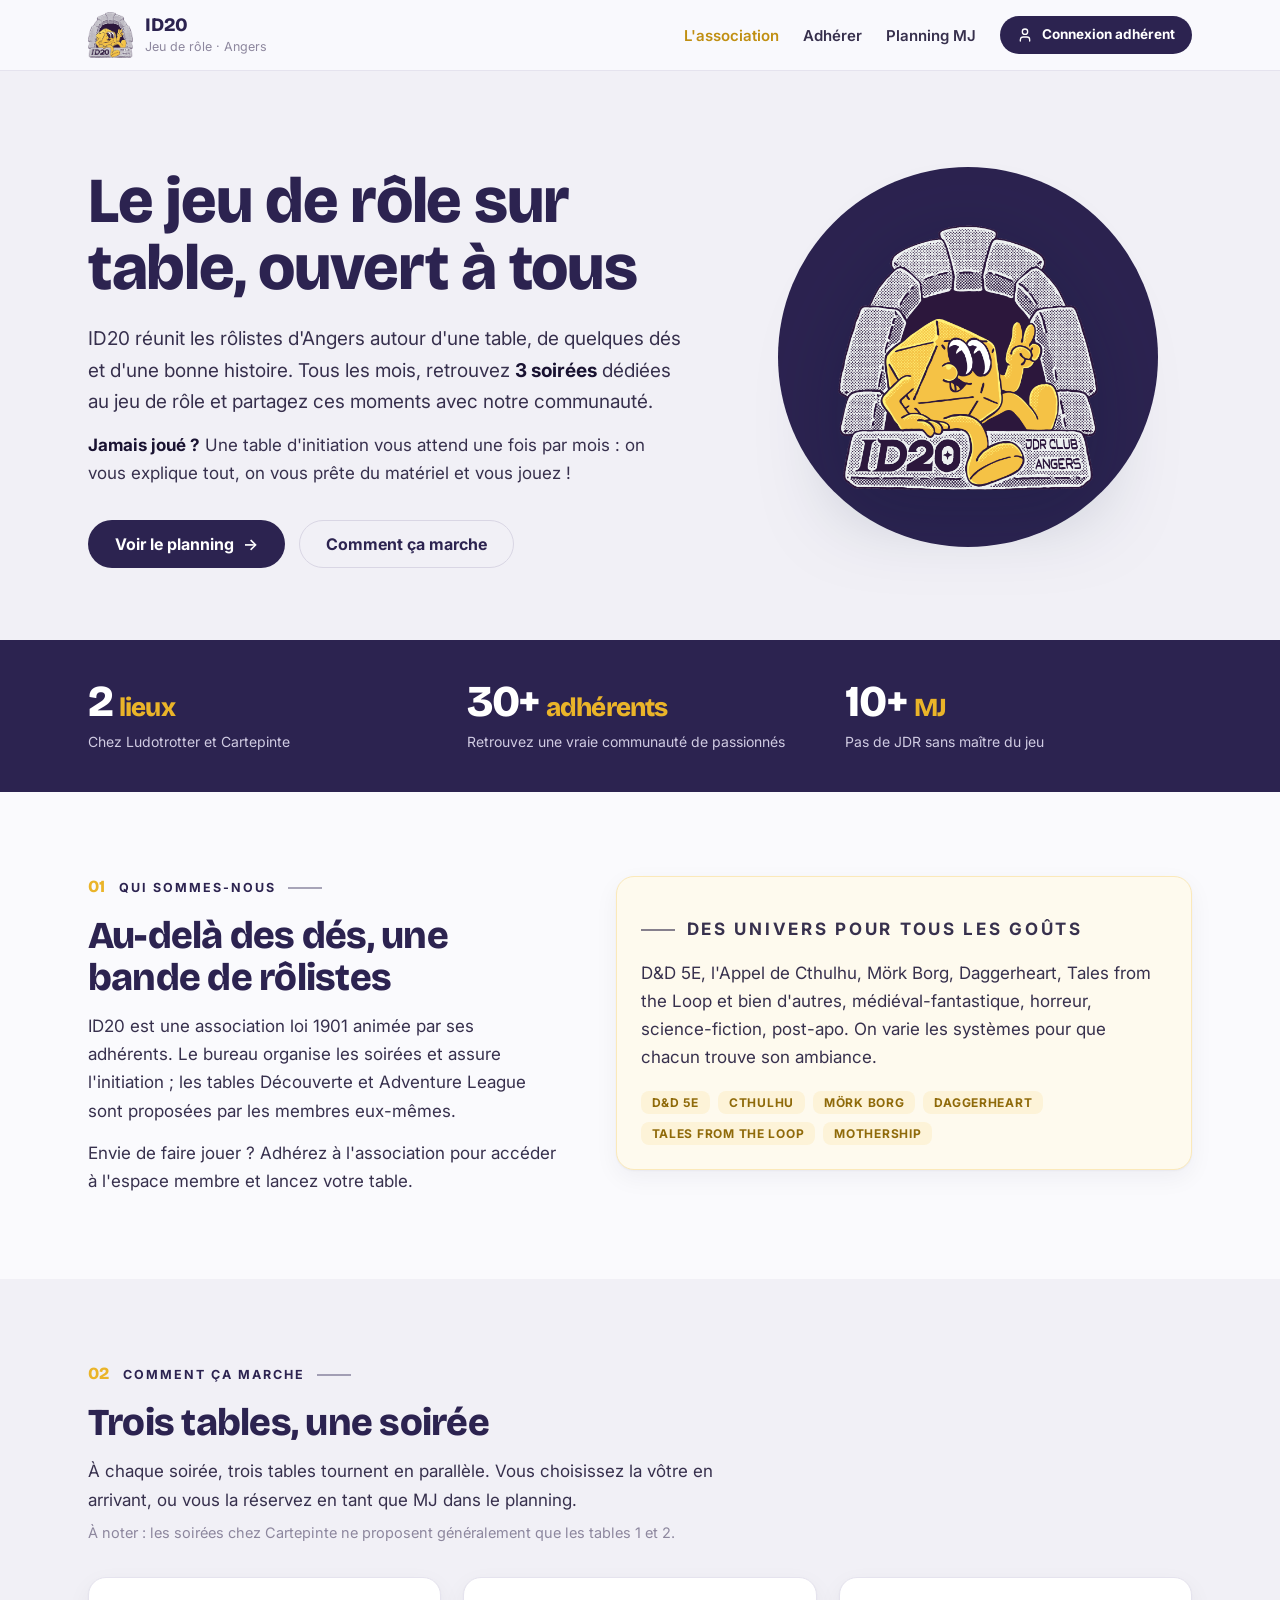
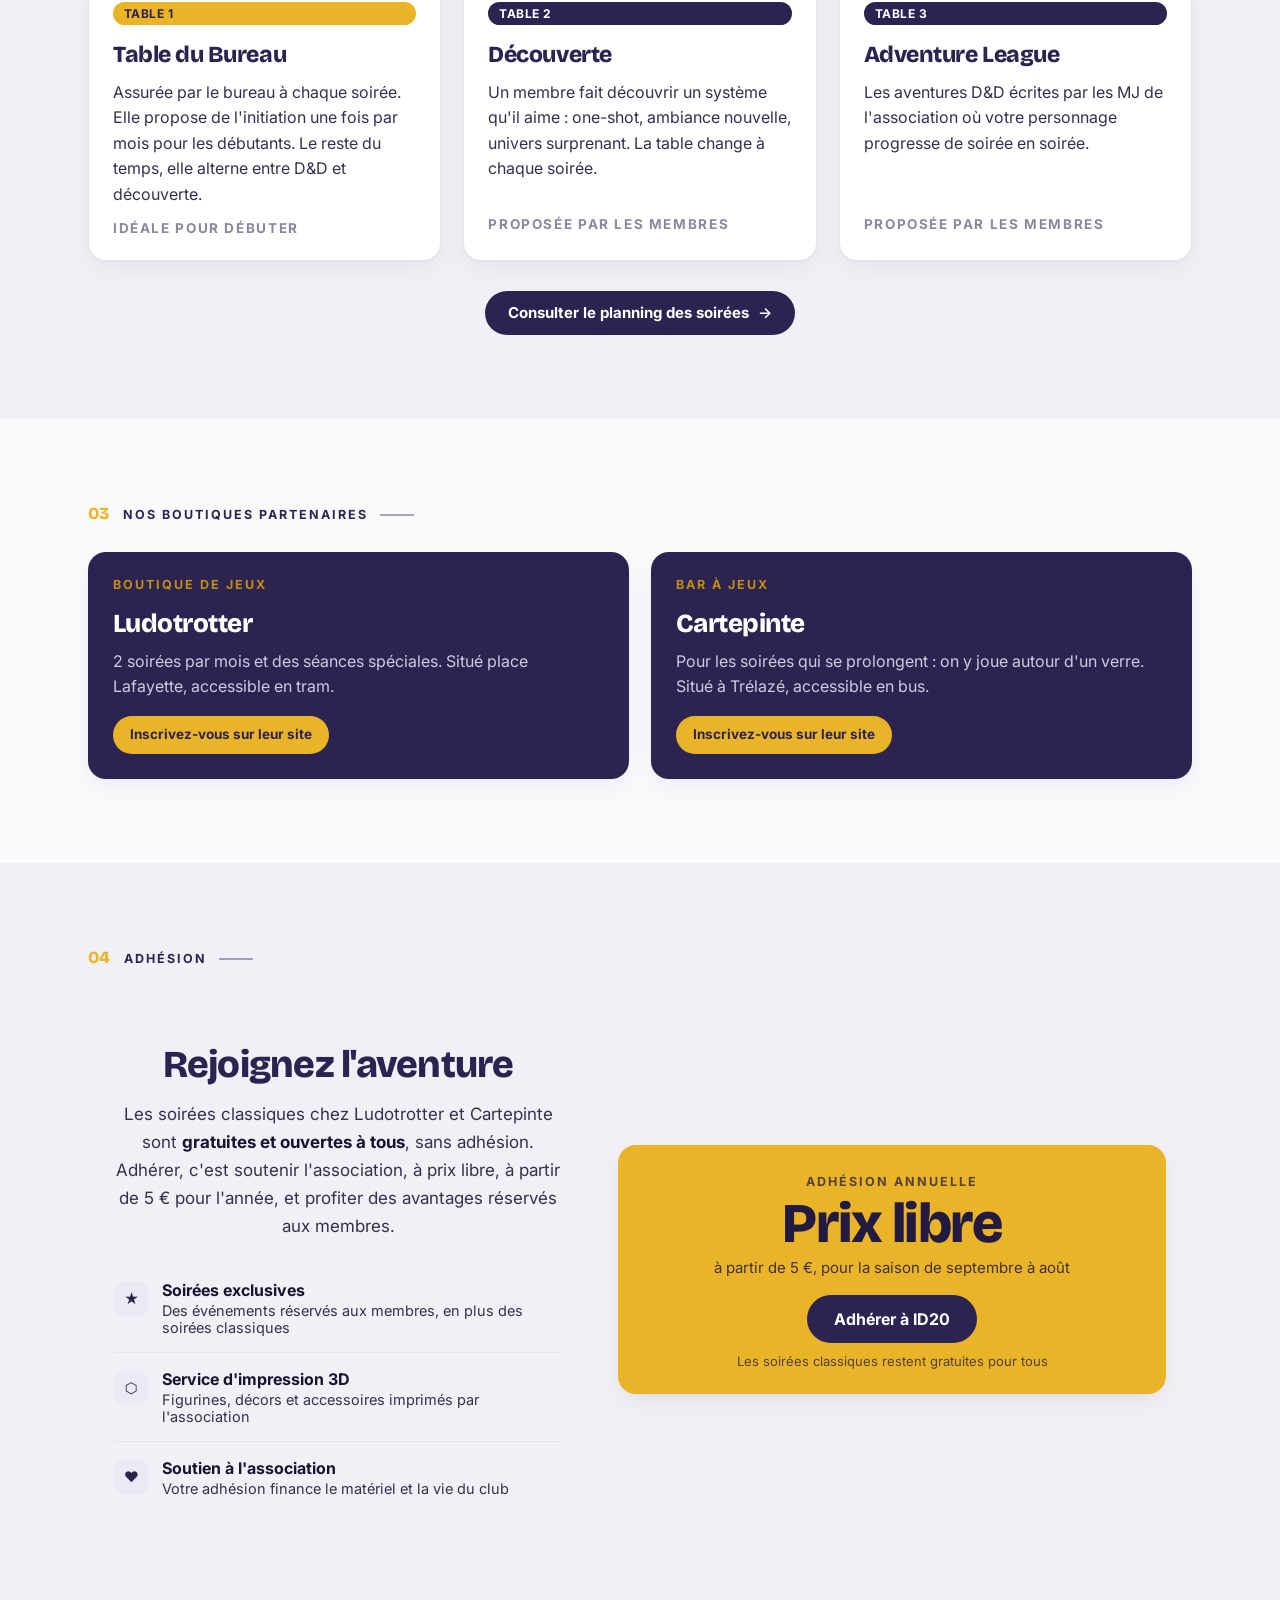
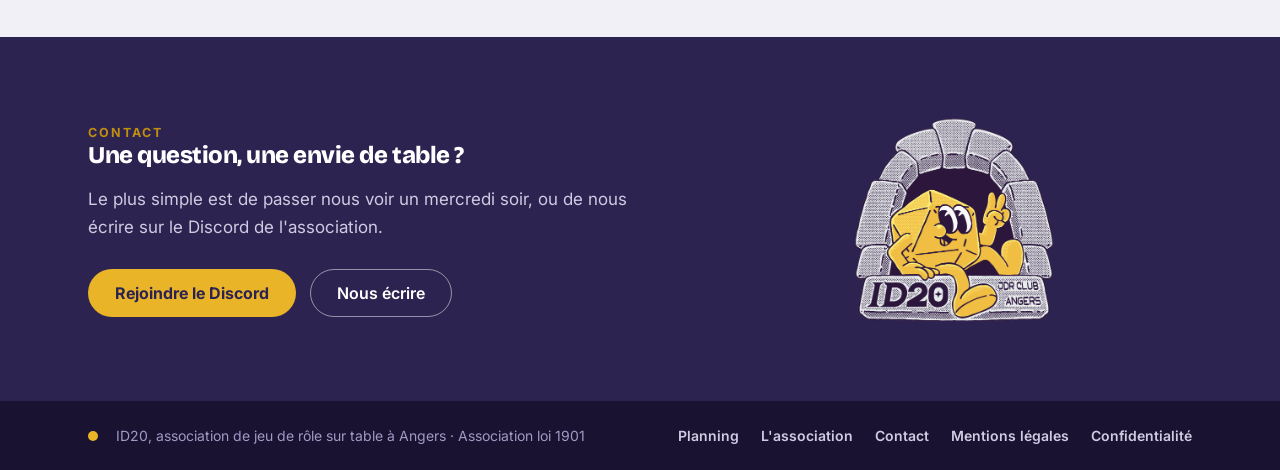
<file: index.html>
<!DOCTYPE html>
<html lang="fr">
<head>
<meta charset="utf-8">
<meta name="viewport" content="width=device-width, initial-scale=1">
<title>ID20 · Jeu de rôle (JDR) à Angers</title>
<link rel="icon" href="/favicon.ico" sizes="any">
<link rel="icon" type="image/svg+xml" href="assets/favicon.svg">
<link rel="icon" type="image/png" sizes="32x32" href="assets/favicon-32.png">
<link rel="apple-touch-icon" href="/apple-touch-icon.png">
<meta name="description" content="ID20, association de jeu de rôle (JDR) sur table à Angers : 3 soirées par mois chez Ludotrotter et Cartepinte, table d'initiation ouverte aux débutants.">
<link rel="canonical" href="https://id20.fr/">
<meta name="robots" content="index, follow">
<meta name="theme-color" content="#2c2350">
<!-- Partage réseaux sociaux (Open Graph) -->
<meta property="og:type" content="website">
<meta property="og:site_name" content="ID20">
<meta property="og:title" content="ID20, jeu de rôle (JDR) à Angers">
<meta property="og:description" content="Association de jeu de rôle sur table à Angers : soirées chaque mois, table d'initiation ouverte à tous.">
<meta property="og:url" content="https://id20.fr/">
<meta property="og:image" content="https://id20.fr/assets/logo-id20.png">
<meta property="og:locale" content="fr_FR">
<meta name="twitter:card" content="summary">
<link rel="preconnect" href="https://fonts.googleapis.com">
<link rel="preconnect" href="https://fonts.gstatic.com" crossorigin>
<link href="https://fonts.googleapis.com/css2?family=Bricolage+Grotesque:opsz,wght@12..96,400;12..96,600;12..96,700;12..96,800&family=Inter:wght@400;500;600;700&family=DM+Mono:wght@500&display=swap" rel="stylesheet">
<link rel="stylesheet" href="assets/styles.css">
<!-- Données structurées : aide Google à identifier l'association et sa zone (Angers) -->
<script type="application/ld+json">
{
  "@context": "https://schema.org",
  "@type": "Organization",
  "name": "ID20",
  "alternateName": "ID20 — club de jeu de rôle d'Angers",
  "description": "Association de jeu de rôle sur table (JDR) à Angers : soirées mensuelles, initiation, découverte et Adventure League.",
  "url": "https://id20.fr/",
  "logo": "https://id20.fr/assets/logo-id20.png",
  "areaServed": { "@type": "City", "name": "Angers" },
  "location": [
    { "@type": "Place", "name": "Ludotrotter", "address": { "@type": "PostalAddress", "addressLocality": "Angers", "addressCountry": "FR" } },
    { "@type": "Place", "name": "Cartepinte", "address": { "@type": "PostalAddress", "addressLocality": "Trélazé", "addressCountry": "FR" } }
  ]
}
</script>
</head>
<body>

<header id="site-header"></header>

<!-- ============ HERO ============ -->
<section class="hero" id="accueil">
  <div class="wrap">
    <div>
      <h1>Le jeu de rôle sur table, ouvert à tous</h1>
      <p class="lead">ID20 réunit les rôlistes d'Angers autour d'une table, de quelques dés et d'une bonne histoire. Tous les mois, retrouvez <b>3 soirées</b> dédiées au jeu de rôle et partagez ces moments avec notre communauté.</p>
      <p class="lead sm"><b>Jamais joué&nbsp;?</b> Une table d'initiation vous attend une fois par mois : on vous explique tout, on vous prête du matériel et vous jouez&nbsp;!</p>
      <div class="hero-actions">
        <a class="btn lg arrow" href="/planning" data-umami-event="cta-voir-planning">Voir le planning</a>
        <a class="btn lg outline" href="#soirees" data-umami-event="cta-comment-ca-marche">Comment ça marche</a>
      </div>
    </div>
    <div class="hero-visual">
      <div class="disc"></div>
      <img src="assets/logo-id20.png" alt="Mascotte ID20" style="position:relative;width:260px;height:auto;filter:drop-shadow(0 18px 40px rgba(4,22,52,.25))">
    </div>
  </div>
</section>

<!-- ============ STATS ============ -->
<section class="stats">
  <div class="wrap">
    <div class="stat"><div class="v">2<span>lieux</span></div><div class="l">Chez Ludotrotter et Cartepinte</div></div>
    <div class="stat"><div class="v">30+<span>adhérents</span></div><div class="l">Retrouvez une vraie communauté de passionnés</div></div>
    <div class="stat"><div class="v">10+<span>MJ</span></div><div class="l">Pas de JDR sans maître du jeu</div></div>
  </div>
</section>

<!-- ============ 01 QUI SOMMES-NOUS ============ -->
<section class="section page" id="association">
  <div class="wrap split">
    <div>
      <div class="sec-num"><span class="n">01</span><span class="eyebrow rule">Qui sommes-nous</span></div>
      <h2>Au-delà des dés, une bande de rôlistes</h2>
      <p class="lead">ID20 est une association loi 1901 animée par ses adhérents. Le bureau organise les soirées et assure l'initiation ; les tables Découverte et Adventure League sont proposées par les membres eux-mêmes.</p>
      <p class="lead">Envie de faire jouer&nbsp;? Adhérez à l'association pour accéder à l'espace membre et lancez votre table.</p>
    </div>
    <div class="card warm">
      <span class="eyebrow orange lead">Des univers pour tous les goûts</span>
      <p style="font-size:17px;line-height:1.65;margin:16px 0 0">D&amp;D 5E, l'Appel de Cthulhu, Mörk Borg, Daggerheart, Tales from the Loop et bien d'autres, médiéval-fantastique, horreur, science-fiction, post-apo. On varie les systèmes pour que chacun trouve son ambiance.</p>
      <div class="chips">
        <span class="badge sys">D&amp;D 5E</span><span class="badge sys">Cthulhu</span><span class="badge sys">Mörk Borg</span>
        <span class="badge sys">Daggerheart</span><span class="badge sys">Tales from the Loop</span><span class="badge sys">Mothership</span>
      </div>
    </div>
  </div>
</section>

<!-- ============ 02 LES SOIRÉES ============ -->
<section class="section cream" id="soirees">
  <div class="wrap">
    <div class="sec-num"><span class="n">02</span><span class="eyebrow rule">Comment ça marche</span></div>
    <h2>Trois tables, une soirée</h2>
    <p class="lead">À chaque soirée, trois tables tournent en parallèle. Vous choisissez la vôtre en arrivant, ou vous la réservez en tant que MJ dans le planning.</p>
    <p style="font-size:14.5px;color:var(--text-muted);margin:10px 0 0">À noter&nbsp;: les soirées chez Cartepinte ne proposent généralement que les tables 1 et 2.</p>
    <div class="grid-3" style="margin-top:36px">
      <div class="card"><div class="tcard">
        <span class="badge orange">Table 1</span>
        <h3>Table du Bureau</h3>
        <p>Assurée par le bureau à chaque soirée. Elle propose de l'initiation une fois par mois pour les débutants. Le reste du temps, elle alterne entre D&amp;D et découverte.</p>
        <span class="lbl">Idéale pour débuter</span>
      </div></div>
      <div class="card"><div class="tcard">
        <span class="badge navy">Table 2</span>
        <h3>Découverte</h3>
        <p>Un membre fait découvrir un système qu'il aime : one-shot, ambiance nouvelle, univers surprenant. La table change à chaque soirée.</p>
        <span class="lbl">Proposée par les membres</span>
      </div></div>
      <div class="card"><div class="tcard">
        <span class="badge navy">Table 3</span>
        <h3>Adventure League</h3>
        <p>Les aventures D&amp;D écrites par les MJ de l'association où votre personnage progresse de soirée en soirée.</p>
        <span class="lbl">Proposée par les membres</span>
      </div></div>
    </div>
    <div style="margin-top:30px;display:flex;justify-content:center">
      <a class="btn arrow" href="/planning" data-umami-event="cta-planning-soirees">Consulter le planning des soirées</a>
    </div>
  </div>
</section>

<!-- ============ 03 LES LIEUX ============ -->
<section class="section page" id="lieux">
  <div class="wrap">
    <div class="sec-num"><span class="n">03</span><span class="eyebrow rule">Nos boutiques partenaires</span></div>
    <div class="grid-2" style="margin-top:28px">
      <div class="card navy"><div class="lieu-card">
        <span class="eyebrow orange" data-txt="lieux.ludotrotter.kicker">Boutique de jeux</span>
        <h3 data-txt="lieux.ludotrotter.nom">Ludotrotter</h3>
        <p data-txt="lieux.ludotrotter.desc">2 soirées par mois et des séances spéciales. Situé place Lafayette, accessible en tram.</p>
        <a class="btn orange sm" href="#" data-href="lieux.ludotrotter.url" data-optional style="align-self:flex-start;margin-top:6px">Inscrivez-vous sur leur site</a>
      </div></div>
      <div class="card navy"><div class="lieu-card">
        <span class="eyebrow orange" data-txt="lieux.cartepinte.kicker">Bar à jeux</span>
        <h3 data-txt="lieux.cartepinte.nom">Cartepinte</h3>
        <p data-txt="lieux.cartepinte.desc">Pour les soirées qui se prolongent : on y joue autour d'un verre. Situé à Trélazé, accessible en bus.</p>
        <a class="btn orange sm" href="#" data-href="lieux.cartepinte.url" data-optional style="align-self:flex-start;margin-top:6px">Inscrivez-vous sur leur site</a>
      </div></div>
    </div>
  </div>
</section>

<!-- ============ 04 ADHÉSION ============ -->
<section class="section cream" id="adhesion">
  <div class="wrap">
    <div class="sec-num"><span class="n">04</span><span class="eyebrow rule">Adhésion</span></div>
    <div class="split center" style="margin-top:18px">
      <div>
        <h2>Rejoignez l'aventure</h2>
        <p class="lead">Les soirées classiques chez Ludotrotter et Cartepinte sont <b style="color:var(--text-heading)">gratuites et ouvertes à tous</b>, sans adhésion. Adhérer, c'est soutenir l'association, à prix libre, à partir de 5&nbsp;€ pour l'année, et profiter des avantages réservés aux membres.</p>
        <div style="margin-top:24px">
          <div class="service"><span class="ico">★</span><div><b>Soirées exclusives</b><span>Des événements réservés aux membres, en plus des soirées classiques</span></div></div>
          <div class="service"><span class="ico">⬡</span><div><b>Service d'impression 3D</b><span>Figurines, décors et accessoires imprimés par l'association</span></div></div>
          <div class="service"><span class="ico">♥</span><div><b>Soutien à l'association</b><span>Votre adhésion finance le matériel et la vie du club</span></div></div>
        </div>
      </div>
      <div class="card orange" style="text-align:center">
        <span class="eyebrow" style="color:rgba(34,26,65,.75)">Adhésion annuelle</span>
        <div style="font-family:var(--font-display);font-weight:800;font-size:56px;line-height:1;color:var(--ra-navy-800);letter-spacing:-.03em;margin-top:6px" data-txt="adhesion.montant">Prix libre</div>
        <span style="display:block;font-size:15px;color:rgba(34,26,65,.85);margin-top:6px" data-txt="adhesion.detail">à partir de 5&nbsp;€, pour la saison de septembre à août</span>
        <div style="margin-top:18px"><a class="btn lg" href="#contact" data-href="adhesion.url" data-umami-event="cta-adherer">Adhérer à ID20</a></div>
        <span style="display:block;font-size:13px;color:rgba(34,26,65,.75);margin-top:10px" data-txt="adhesion.note">Les soirées classiques restent gratuites pour tous</span>
      </div>
    </div>
  </div>
</section>

<!-- ============ CONTACT ============ -->
<section class="contact" id="contact">
  <div class="wrap">
    <div>
      <span class="eyebrow orange">Contact</span>
      <h2>Une question, une envie de table&nbsp;?</h2>
      <p data-html="contact.intro">Le plus simple est de passer nous voir un mercredi soir, ou de nous écrire sur le Discord de l'association.</p>
      <div class="actions">
        <a class="btn orange lg" href="#" data-href="contact.discordUrl" data-umami-event="clic-discord">Rejoindre le Discord</a>
        <a class="link-out" href="#" data-mailto="contact.email" data-umami-event="clic-email">Nous écrire</a>
      </div>
    </div>
    <div style="display:flex;justify-content:center">
      <img src="assets/logo-id20.png" alt="Logo de l'association ID20" style="width:200px;height:auto;opacity:.98">
    </div>
  </div>
</section>

<footer id="site-footer"></footer>

<!-- Scripts partagés (l'accueil n'a pas de planning → pas de planning.js) -->
<script src="assets/config.js"></script>
<script src="assets/content.js"></script>
<script src="assets/site.js"></script>
</body>
</html>
</file>
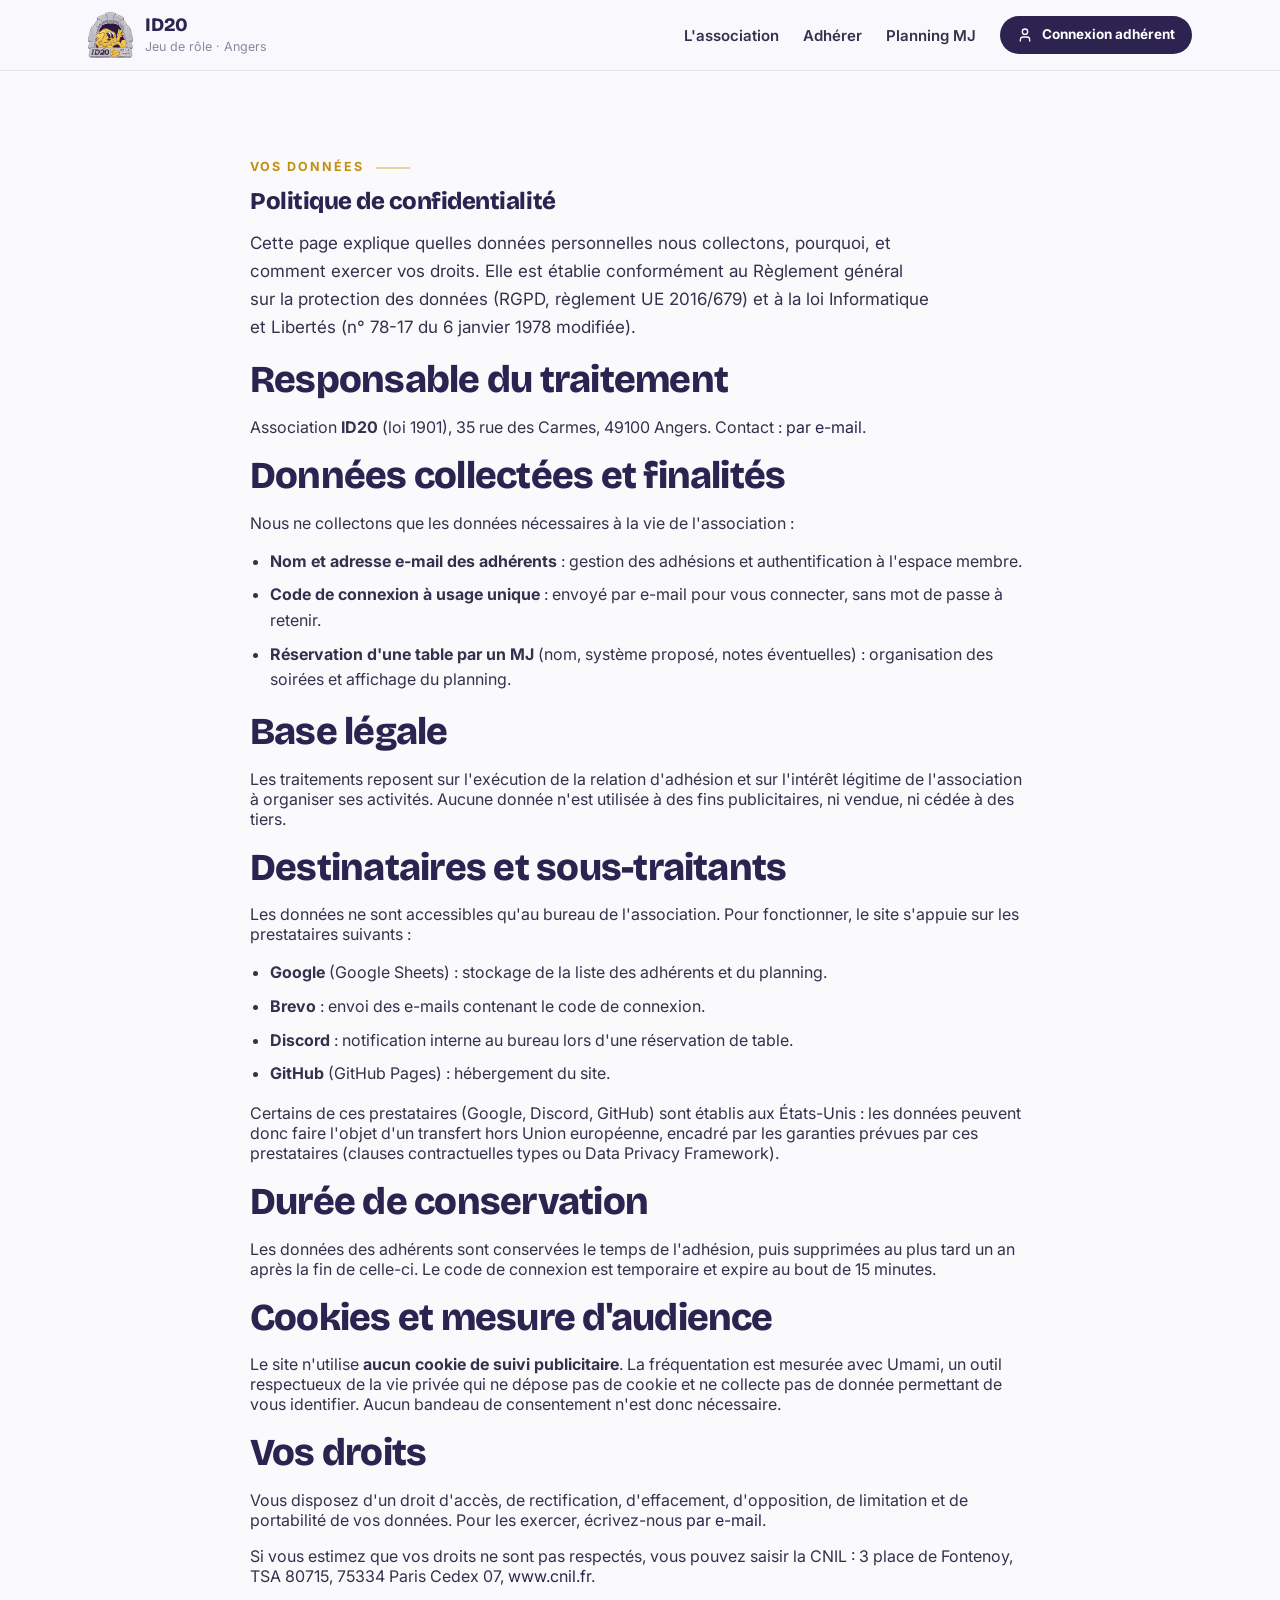
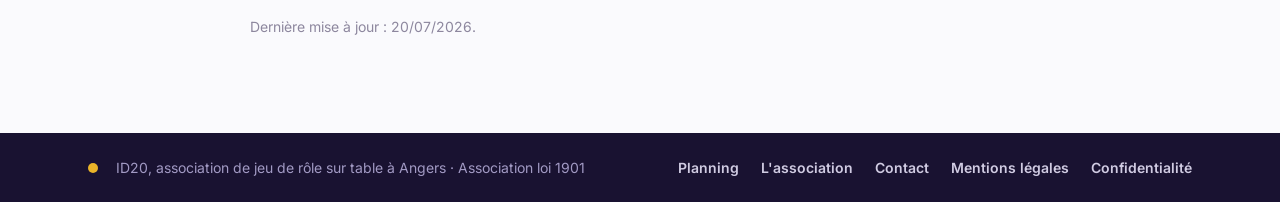
<file: confidentialite.html>
<!DOCTYPE html>
<html lang="fr">
<head>
<meta charset="utf-8">
<meta name="viewport" content="width=device-width, initial-scale=1">
<!-- URL sans extension (/planning) : base href="/" garantit que les CSS, scripts
     et liens relatifs se résolvent depuis la racine, quelle que soit la forme de l'URL. -->
<base href="/">
<title>Politique de confidentialité · ID20</title>
<link rel="icon" href="/favicon.ico" sizes="any">
<link rel="icon" type="image/svg+xml" href="assets/favicon.svg">
<link rel="icon" type="image/png" sizes="32x32" href="assets/favicon-32.png">
<link rel="apple-touch-icon" href="/apple-touch-icon.png">
<meta name="description" content="Politique de confidentialité et gestion des données personnelles du site de l'association ID20 (JDR Angers).">
<link rel="canonical" href="https://id20.fr/confidentialite">
<meta name="robots" content="noindex, follow">
<meta name="theme-color" content="#2c2350">
<link rel="preconnect" href="https://fonts.googleapis.com">
<link rel="preconnect" href="https://fonts.gstatic.com" crossorigin>
<link href="https://fonts.googleapis.com/css2?family=Bricolage+Grotesque:opsz,wght@12..96,400;12..96,600;12..96,700;12..96,800&family=Inter:wght@400;500;600;700&family=DM+Mono:wght@500&display=swap" rel="stylesheet">
<link rel="stylesheet" href="assets/styles.css">
</head>
<body>

<header id="site-header"></header>

<section class="section page">
  <div class="wrap">
    <div style="max-width:780px;margin:0 auto">
      <span class="eyebrow orange rule">Vos données</span>
      <h1 style="margin-top:12px">Politique de confidentialité</h1>
      <p class="lead">Cette page explique quelles données personnelles nous collectons, pourquoi, et comment exercer vos droits. Elle est établie conformément au Règlement général sur la protection des données (RGPD, règlement UE 2016/679) et à la loi Informatique et Libertés (n° 78-17 du 6 janvier 1978 modifiée).</p>

      <h2>Responsable du traitement</h2>
      <p>Association <b>ID20</b> (loi 1901), 35 rue des Carmes, 49100 Angers. Contact : <a href="#" data-mailto="contact.email">par e-mail</a>.</p>

      <h2>Données collectées et finalités</h2>
      <p>Nous ne collectons que les données nécessaires à la vie de l'association :</p>
      <ul class="legal-list">
        <li><b>Nom et adresse e-mail des adhérents</b> : gestion des adhésions et authentification à l'espace membre.</li>
        <li><b>Code de connexion à usage unique</b> : envoyé par e-mail pour vous connecter, sans mot de passe à retenir.</li>
        <li><b>Réservation d'une table par un MJ</b> (nom, système proposé, notes éventuelles) : organisation des soirées et affichage du planning.</li>
      </ul>

      <h2>Base légale</h2>
      <p>Les traitements reposent sur l'exécution de la relation d'adhésion et sur l'intérêt légitime de l'association à organiser ses activités. Aucune donnée n'est utilisée à des fins publicitaires, ni vendue, ni cédée à des tiers.</p>

      <h2>Destinataires et sous-traitants</h2>
      <p>Les données ne sont accessibles qu'au bureau de l'association. Pour fonctionner, le site s'appuie sur les prestataires suivants :</p>
      <ul class="legal-list">
        <li><b>Google</b> (Google Sheets) : stockage de la liste des adhérents et du planning.</li>
        <li><b>Brevo</b> : envoi des e-mails contenant le code de connexion.</li>
        <li><b>Discord</b> : notification interne au bureau lors d'une réservation de table.</li>
        <li><b>GitHub</b> (GitHub Pages) : hébergement du site.</li>
      </ul>
      <p>Certains de ces prestataires (Google, Discord, GitHub) sont établis aux États-Unis : les données peuvent donc faire l'objet d'un transfert hors Union européenne, encadré par les garanties prévues par ces prestataires (clauses contractuelles types ou Data Privacy Framework).</p>

      <h2>Durée de conservation</h2>
      <p>Les données des adhérents sont conservées le temps de l'adhésion, puis supprimées au plus tard un an après la fin de celle-ci. Le code de connexion est temporaire et expire au bout de 15 minutes.</p>

      <h2>Cookies et mesure d'audience</h2>
      <p>Le site n'utilise <b>aucun cookie de suivi publicitaire</b>. La fréquentation est mesurée avec Umami, un outil respectueux de la vie privée qui ne dépose pas de cookie et ne collecte pas de donnée permettant de vous identifier. Aucun bandeau de consentement n'est donc nécessaire.</p>

      <h2>Vos droits</h2>
      <p>Vous disposez d'un droit d'accès, de rectification, d'effacement, d'opposition, de limitation et de portabilité de vos données. Pour les exercer, écrivez-nous <a href="#" data-mailto="contact.email">par e-mail</a>.</p>
      <p>Si vous estimez que vos droits ne sont pas respectés, vous pouvez saisir la CNIL : 3 place de Fontenoy, TSA 80715, 75334 Paris Cedex 07, <a href="https://www.cnil.fr" target="_blank" rel="noopener">www.cnil.fr</a>.</p>

      <p style="font-size:14px;color:var(--text-muted);margin-top:32px">Dernière mise à jour : 20/07/2026.</p>
    </div>
  </div>
</section>

<footer id="site-footer"></footer>

<script src="assets/config.js"></script>
<script src="assets/content.js"></script>
<script src="assets/site.js"></script>
</body>
</html>
</file>
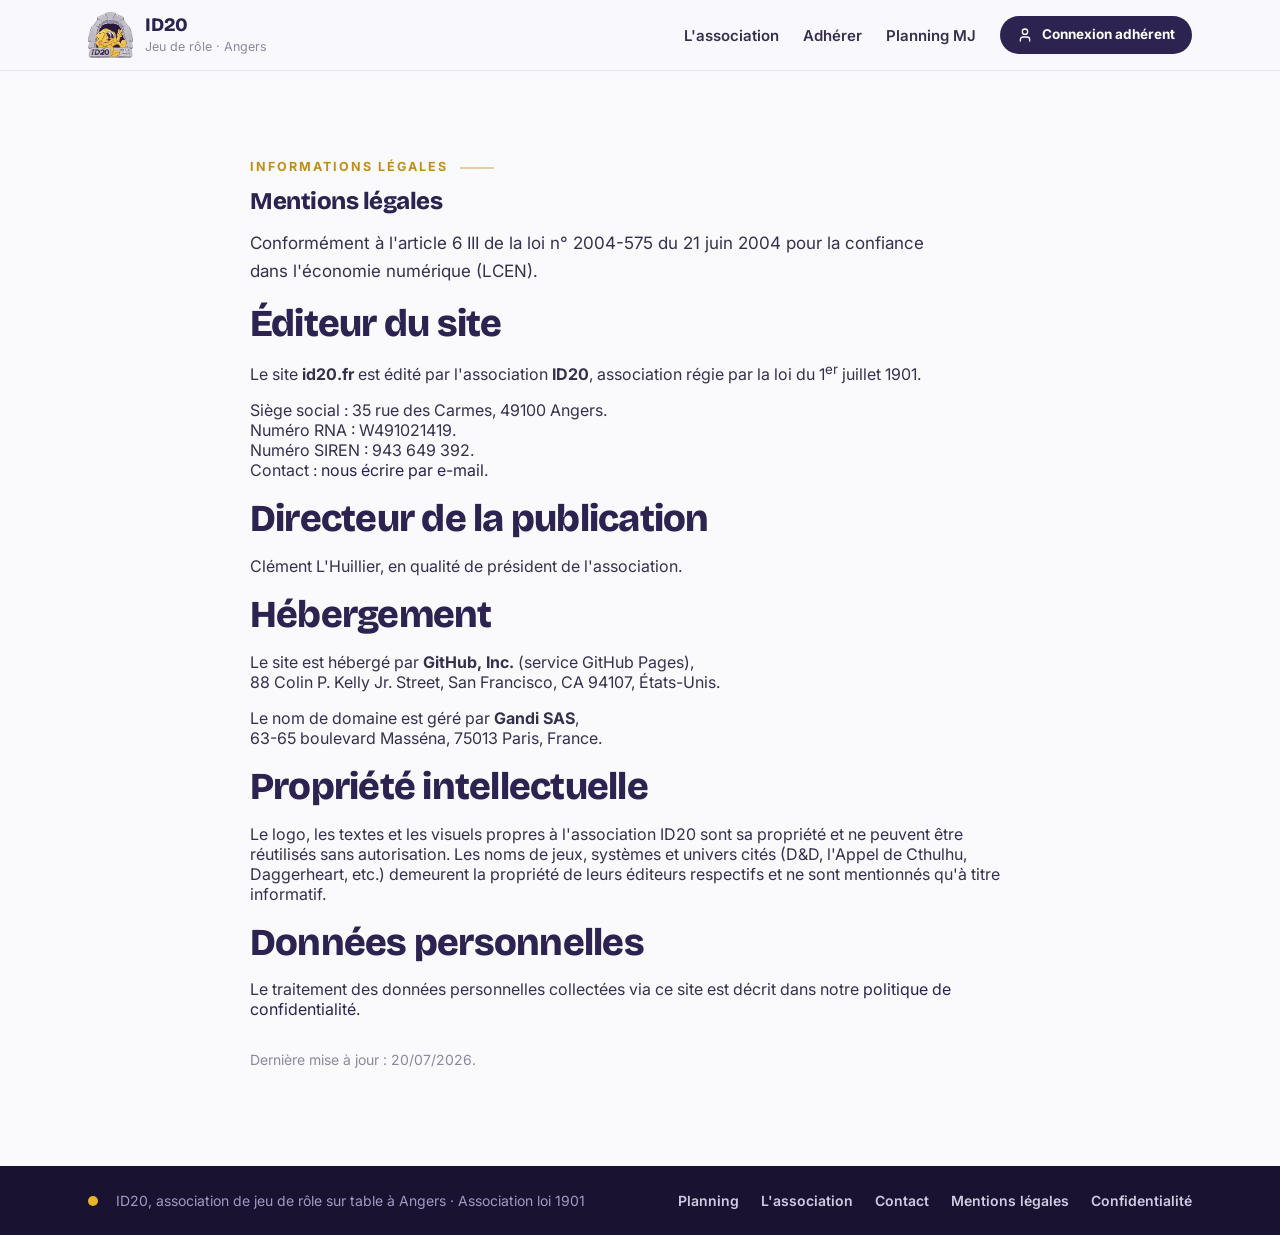
<file: mentions-legales.html>
<!DOCTYPE html>
<html lang="fr">
<head>
<meta charset="utf-8">
<meta name="viewport" content="width=device-width, initial-scale=1">
<!-- URL sans extension (/planning) : base href="/" garantit que les CSS, scripts
     et liens relatifs se résolvent depuis la racine, quelle que soit la forme de l'URL. -->
<base href="/">
<title>Mentions légales · ID20</title>
<link rel="icon" href="/favicon.ico" sizes="any">
<link rel="icon" type="image/svg+xml" href="assets/favicon.svg">
<link rel="icon" type="image/png" sizes="32x32" href="assets/favicon-32.png">
<link rel="apple-touch-icon" href="/apple-touch-icon.png">
<meta name="description" content="Mentions légales du site de l'association ID20, club de jeu de rôle à Angers.">
<link rel="canonical" href="https://id20.fr/mentions-legales">
<meta name="robots" content="noindex, follow">
<meta name="theme-color" content="#2c2350">
<link rel="preconnect" href="https://fonts.googleapis.com">
<link rel="preconnect" href="https://fonts.gstatic.com" crossorigin>
<link href="https://fonts.googleapis.com/css2?family=Bricolage+Grotesque:opsz,wght@12..96,400;12..96,600;12..96,700;12..96,800&family=Inter:wght@400;500;600;700&family=DM+Mono:wght@500&display=swap" rel="stylesheet">
<link rel="stylesheet" href="assets/styles.css">
</head>
<body>

<header id="site-header"></header>

<section class="section page">
  <div class="wrap">
    <div style="max-width:780px;margin:0 auto">
      <span class="eyebrow orange rule">Informations légales</span>
      <h1 style="margin-top:12px">Mentions légales</h1>
      <p class="lead">Conformément à l'article 6 III de la loi n° 2004-575 du 21 juin 2004 pour la confiance dans l'économie numérique (LCEN).</p>

      <h2>Éditeur du site</h2>
      <p>Le site <b>id20.fr</b> est édité par l'association <b>ID20</b>, association régie par la loi du 1<sup>er</sup> juillet 1901.</p>
      <p>
        Siège social : 35 rue des Carmes, 49100 Angers.<br>
        Numéro RNA : W491021419.<br>
        Numéro SIREN : 943 649 392.<br>
        Contact : <a href="#" data-mailto="contact.email">nous écrire par e-mail</a>.
      </p>

      <h2>Directeur de la publication</h2>
      <p>Clément L'Huillier, en qualité de président de l'association.</p>

      <h2>Hébergement</h2>
      <p>
        Le site est hébergé par <b>GitHub, Inc.</b> (service GitHub Pages),<br>
        88 Colin P. Kelly Jr. Street, San Francisco, CA 94107, États-Unis.
      </p>
      <p>
        Le nom de domaine est géré par <b>Gandi SAS</b>,<br>
        63-65 boulevard Masséna, 75013 Paris, France.
      </p>

      <h2>Propriété intellectuelle</h2>
      <p>Le logo, les textes et les visuels propres à l'association ID20 sont sa propriété et ne peuvent être réutilisés sans autorisation. Les noms de jeux, systèmes et univers cités (D&amp;D, l'Appel de Cthulhu, Daggerheart, etc.) demeurent la propriété de leurs éditeurs respectifs et ne sont mentionnés qu'à titre informatif.</p>

      <h2>Données personnelles</h2>
      <p>Le traitement des données personnelles collectées via ce site est décrit dans notre <a href="/confidentialite">politique de confidentialité</a>.</p>

      <p style="font-size:14px;color:var(--text-muted);margin-top:32px">Dernière mise à jour : 20/07/2026.</p>
    </div>
  </div>
</section>

<footer id="site-footer"></footer>

<script src="assets/config.js"></script>
<script src="assets/content.js"></script>
<script src="assets/site.js"></script>
</body>
</html>
</file>
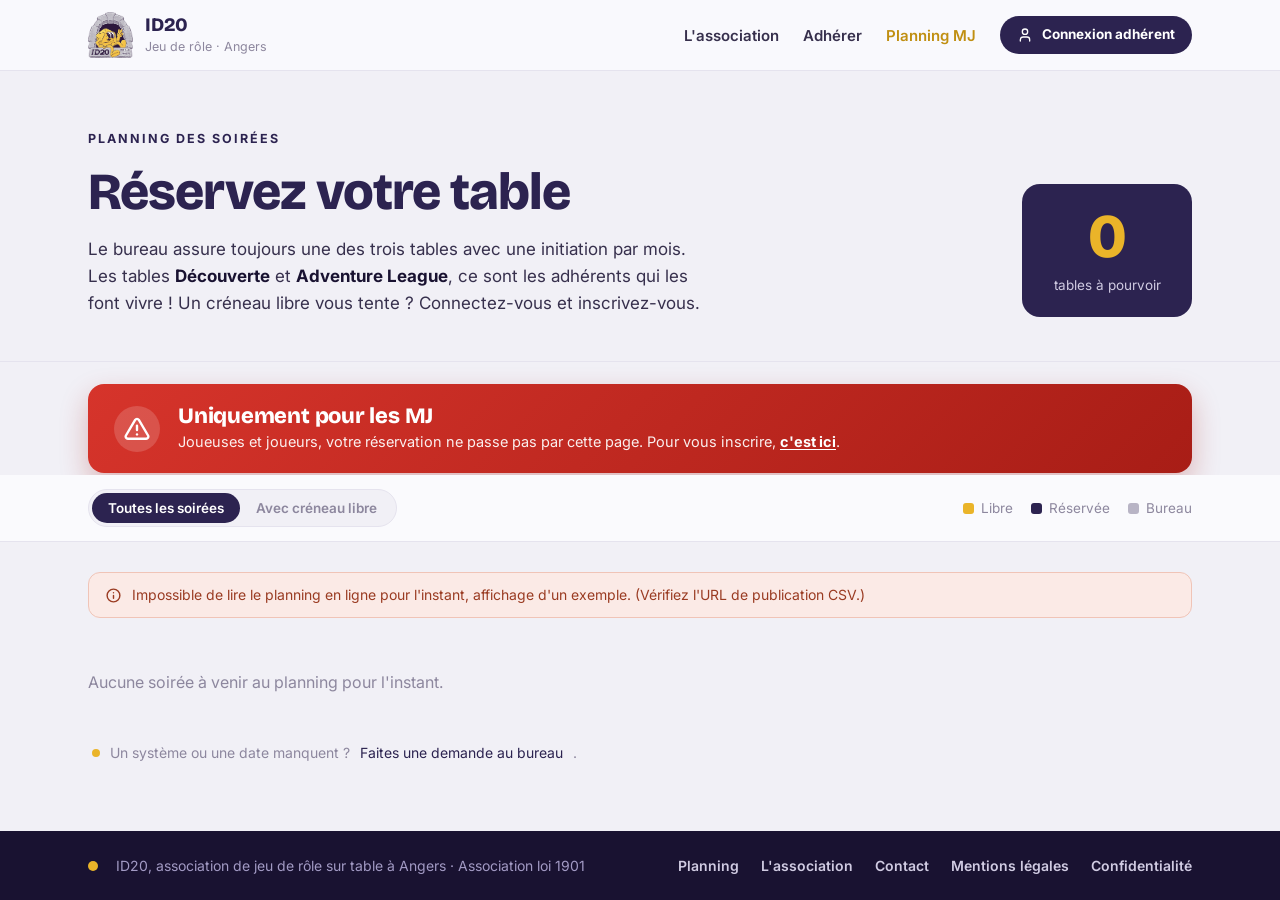
<file: planning.html>
<!DOCTYPE html>
<html lang="fr">
<head>
<meta charset="utf-8">
<meta name="viewport" content="width=device-width, initial-scale=1">
<!-- URL sans extension (/planning) : base href="/" garantit que les CSS, scripts
     et liens relatifs se résolvent depuis la racine, quelle que soit la forme de l'URL. -->
<base href="/">
<title>Planning · ID20 (JDR Angers)</title>
<link rel="icon" href="/favicon.ico" sizes="any">
<link rel="icon" type="image/svg+xml" href="assets/favicon.svg">
<link rel="icon" type="image/png" sizes="32x32" href="assets/favicon-32.png">
<link rel="apple-touch-icon" href="/apple-touch-icon.png">
<meta name="description" content="Planning des soirées de jeu de rôle (JDR) d'ID20 à Angers. Consultez les tables à venir chez Ludotrotter et Cartepinte et réservez un créneau en tant que MJ.">
<link rel="canonical" href="https://id20.fr/planning">
<meta name="robots" content="index, follow">
<meta name="theme-color" content="#2c2350">
<meta property="og:type" content="website">
<meta property="og:site_name" content="ID20">
<meta property="og:title" content="Planning des soirées JDR à Angers · ID20">
<meta property="og:description" content="Les prochaines soirées de jeu de rôle d'ID20 à Angers, et les tables à pourvoir.">
<meta property="og:url" content="https://id20.fr/planning">
<meta property="og:image" content="https://id20.fr/assets/logo-id20.png">
<meta property="og:locale" content="fr_FR">
<link rel="preconnect" href="https://fonts.googleapis.com">
<link rel="preconnect" href="https://fonts.gstatic.com" crossorigin>
<link href="https://fonts.googleapis.com/css2?family=Bricolage+Grotesque:opsz,wght@12..96,400;12..96,600;12..96,700;12..96,800&family=Inter:wght@400;500;600;700&family=DM+Mono:wght@500&display=swap" rel="stylesheet">
<link rel="stylesheet" href="assets/styles.css">
</head>
<body>

<header id="site-header"></header>

<!-- ============ HERO PLANNING ============ -->
<section class="plan-hero">
  <div class="wrap">
    <div class="intro">
      <span class="eyebrow">Planning des soirées</span>
      <h1>Réservez votre table</h1>
      <p>Le bureau assure toujours une des trois tables avec une initiation par mois. Les tables <b>Découverte</b> et <b>Adventure League</b>, ce sont les adhérents qui les font vivre&nbsp;! Un créneau libre vous tente&nbsp;? Connectez-vous et inscrivez-vous.</p>
    </div>
    <div class="tally" aria-live="polite">
      <div class="num" id="tally-num">…</div>
      <div class="lab" id="tally-lab">tables à pourvoir</div>
    </div>
  </div>
</section>

<!-- ============ BANNIÈRE MJ ============ -->
<section class="mj-strip">
  <div class="wrap">
    <div class="mj-banner" role="note">
      <span class="mj-ico" aria-hidden="true">
        <svg viewBox="0 0 24 24" fill="none" stroke="currentColor" stroke-width="2.2" stroke-linecap="round" stroke-linejoin="round"><path d="M10.3 3.6 1.8 18a2 2 0 0 0 1.7 3h17a2 2 0 0 0 1.7-3L13.7 3.6a2 2 0 0 0-3.4 0Z"/><path d="M12 9v4"/><path d="M12 17h.01"/></svg>
      </span>
      <div class="mj-txt">
        <b>Uniquement pour les MJ</b>
        <span>Joueuses et joueurs, votre réservation ne passe pas par cette page. Pour vous inscrire, <a href="/#lieux">c'est ici</a>.</span>
      </div>
    </div>
  </div>
</section>

<!-- ============ CONTROLS ============ -->
<section class="controls">
  <div class="wrap">
    <div class="filter" role="group" aria-label="Filtrer les soirées">
      <button id="f-all" aria-pressed="true" onclick="setFilter('all')">Toutes les soirées</button>
      <button id="f-free" aria-pressed="false" onclick="setFilter('free')">Avec créneau libre</button>
    </div>
    <div class="legend">
      <span><i class="key free"></i> Libre</span>
      <span><i class="key taken"></i> Réservée</span>
      <span><i class="key lock"></i> Bureau</span>
    </div>
  </div>
</section>

<!-- ============ BOARD ============ -->
<main class="plan-main">
  <div class="wrap">
    <div class="banner" id="banner"></div>
    <div class="board" id="board">
      <div class="skeleton"></div><div class="skeleton"></div>
    </div>
    <div class="plan-note">
      <span class="dot"></span>
      Un système ou une date manquent&nbsp;? <a href="/#contact">Faites une demande au bureau</a>.
    </div>
  </div>
</main>

<footer id="site-footer"></footer>

<!-- Scripts partagés : config → content → site → planning -->
<script src="assets/config.js"></script>
<script src="assets/content.js"></script>
<script src="assets/site.js"></script>
<script src="assets/planning.js"></script>
</body>
</html>
</file>
<file: assets/styles.css>
/* ================================================================
   ID20 — charte graphique partagée (thème navy + or, dérivé du logo).
   Source unique pour toutes les pages. Adaptée de la maquette R&A/ID20.
   ================================================================ */
:root{
  /* palette (violet profond « navy » + or, sur fond crème) */
  --ra-navy:#2c2350; --ra-navy-900:#191231; --ra-navy-800:#221a41; --ra-navy-700:#2c2350;
  --ra-navy-600:#3c3168; --ra-navy-500:#514584; --ra-navy-400:#7269a3; --ra-navy-300:#a29ac4;
  --ra-navy-200:#d0cbe2; --ra-navy-100:#ebe9f3; --ra-navy-050:#f5f4f9;
  --ra-orange:#eab429; --ra-orange-700:#8f6a0a; --ra-orange-600:#c08f12; --ra-orange-500:#eab429;
  --ra-orange-400:#f3c74f; --ra-orange-300:#f8da85; --ra-orange-200:#fbe9ba; --ra-orange-100:#fdf3d8; --ra-orange-050:#fefaee;
  --ra-charcoal-900:#171224; --ra-charcoal-800:#262038; --ra-charcoal-700:#37304d; --ra-charcoal-600:#4c4562;
  --ra-charcoal-500:#655e79; --ra-charcoal-400:#8d879e; --ra-charcoal-300:#b8b4c5; --ra-charcoal-200:#d9d7e1; --ra-charcoal-100:#edecf2;
  --ra-cream:#f1f0f6; --ra-cream-deep:#e8e6f0; --ra-paper:#fafafd;
  --border-subtle:#e5e3ee; --border-default:#d9d6e4;

  --text-heading:#191231; --text-body:#37304d; --text-muted:#8d879e; --text-on-orange:#2c2350;
  --surface-page:#fafafd; --surface-card:#ffffff;

  --font-display:"Bricolage Grotesque", system-ui, sans-serif;
  --font-body:"Inter", system-ui, sans-serif;
}
*{box-sizing:border-box}
html,body{margin:0;padding:0}
body{
  font-family:var(--font-body); color:var(--text-body); background:var(--ra-cream);
  -webkit-font-smoothing:antialiased; min-height:100vh;
}
h1,h2,h3{font-family:var(--font-display); font-weight:800; margin:0; letter-spacing:-.02em; color:var(--ra-navy)}
a{color:var(--ra-navy); text-decoration:none}
a:hover{color:var(--ra-orange-600)}
::selection{background:var(--ra-orange-200)}
img{max-width:100%}
.wrap{max-width:1160px; margin:0 auto; padding:0 28px}
.mono{font-family:"DM Mono", ui-monospace, monospace}
.sr-only{position:absolute;width:1px;height:1px;overflow:hidden;clip:rect(0,0,0,0)}
@keyframes ra-spin{to{transform:rotate(360deg)}}
/* Mouvement réduit : on coupe les animations décoratives + transitions,
   mais on garde le spinner de chargement (.spin), qui reste un indicateur utile. */
@media (prefers-reduced-motion:reduce){ *:not(.spin){animation:none!important} *{transition:none!important} }

/* ---------- composants réutilisables (remplacent le design system) ---------- */
.eyebrow{display:inline-block; font-size:12.5px; font-weight:700; text-transform:uppercase; letter-spacing:.16em; color:var(--ra-navy)}
.eyebrow.orange{color:var(--ra-orange-600)} .eyebrow.muted{color:var(--text-muted)}
.eyebrow.rule::after{content:""; display:inline-block; width:34px; height:2px; background:currentColor; opacity:.4; margin-left:12px; vertical-align:middle}
.eyebrow.lead::before{content:""; display:inline-block; width:34px; height:2px; background:currentColor; opacity:.6; margin-right:12px; vertical-align:middle}

.btn{display:inline-flex; align-items:center; justify-content:center; gap:9px; font:inherit; font-weight:700;
  font-size:15px; line-height:1; padding:0 22px; height:44px; border-radius:999px; border:1.5px solid transparent;
  background:var(--ra-navy); color:#fff; cursor:pointer; transition:.16s; text-decoration:none}
.btn:hover{background:var(--ra-navy-600); color:#fff}
.btn.lg{height:48px; padding:0 26px; font-size:16px}
.btn.sm{height:38px; padding:0 16px; font-size:13.5px}
.btn.orange{background:var(--ra-orange); color:var(--text-on-orange)} .btn.orange:hover{background:var(--ra-orange-400)}
.btn.outline{background:none; border-color:var(--border-default); color:var(--ra-navy)} .btn.outline:hover{background:var(--ra-navy-050)}
.btn.ghost{background:none; color:var(--text-muted)} .btn.ghost:hover{background:var(--ra-cream); color:var(--ra-navy)}
.btn.arrow::after{content:"→"; font-weight:600}
.btn svg{width:16px; height:16px; flex:none}
.btn:disabled{opacity:.5; cursor:not-allowed}
.btn:focus-visible{outline:2px solid var(--ra-orange); outline-offset:2px}

.badge{display:inline-flex; align-items:center; gap:6px; font-size:12px; font-weight:700; letter-spacing:.04em;
  text-transform:uppercase; padding:4px 11px; border-radius:999px; background:var(--ra-navy-100); color:var(--ra-navy)}
.badge.orange{background:var(--ra-orange); color:var(--text-on-orange)}
.badge.navy{background:var(--ra-navy); color:#fff}
.badge.soft{background:var(--ra-navy-050); color:var(--ra-navy-500); text-transform:none; letter-spacing:0; font-weight:600}
.badge.sys{background:var(--ra-orange-100); color:var(--ra-orange-700); text-transform:uppercase; letter-spacing:.06em; border-radius:8px; font-weight:700}

.card{background:var(--surface-card); border:1px solid var(--border-subtle); border-radius:18px; padding:24px;
  box-shadow:0 1px 2px rgba(4,22,52,.04), 0 8px 24px rgba(4,22,52,.05)}
.card.warm{background:var(--ra-orange-050); border-color:var(--ra-orange-200)}
.card.navy{background:var(--ra-navy); border-color:transparent; color:#fff}
.card.orange{background:var(--ra-orange); border-color:transparent; color:var(--text-on-orange)}

/* ---------- barre du haut (injectée par site.js) ---------- */
.topbar{position:sticky; top:0; z-index:60; background:rgba(250,250,253,.92); backdrop-filter:blur(10px); border-bottom:1px solid var(--border-subtle)}
.topbar .wrap{display:flex; align-items:center; gap:24px; padding:12px 28px}
.brand{display:flex; align-items:center; gap:12px; text-decoration:none}
.brand .d20{width:44px; height:44px; color:var(--ra-navy); flex:none}
.brand .t b{display:block; font-family:var(--font-display); font-weight:800; font-size:19px; color:var(--ra-navy); letter-spacing:-.01em; line-height:1.1}
.brand .t span{font-size:12.5px; color:var(--text-muted)}
.nav{margin-left:auto; display:flex; align-items:center; gap:24px}
.nav a.navlink{font-size:15px; font-weight:600; color:var(--ra-charcoal-700); text-decoration:none}
.nav a.navlink:hover,.nav a.navlink[aria-current="page"]{color:var(--ra-orange-600)}
#account-slot{display:flex; align-items:center}
@media (max-width:820px){ .nav a.navlink{display:none} }

/* ---------- hero accueil ---------- */
.hero{background:var(--ra-cream); overflow:hidden}
.hero .wrap{padding:76px 28px 72px; display:grid; grid-template-columns:1.15fr .85fr; gap:48px; align-items:center}
.hero h1{font-size:clamp(40px,5.2vw,64px); line-height:1.05; margin:20px 0 0; text-wrap:balance}
.hero .lead{font-size:19px; line-height:1.65; color:var(--text-body); margin:22px 0 0; max-width:54ch}
.hero .lead.sm{font-size:17px; margin-top:14px}
.hero b{color:var(--text-heading)}
.hero-actions{display:flex; align-items:center; gap:14px; margin-top:32px; flex-wrap:wrap}
.hero-visual{position:relative; display:flex; justify-content:center; align-items:center; min-height:360px}
.hero-visual .disc{position:absolute; width:380px; height:380px; border-radius:50%; background:var(--ra-navy)}
.hero-visual .d20{position:relative; width:280px; height:280px; color:#fff; filter:drop-shadow(0 18px 40px rgba(4,22,52,.25))}
@media (max-width:860px){ .hero .wrap{grid-template-columns:1fr; padding:52px 28px} .hero-visual{min-height:260px} .hero-visual .disc{width:280px;height:280px} .hero-visual .d20{width:200px;height:200px} }

/* ---------- bande de stats ---------- */
.stats{background:var(--ra-navy)}
.stats .wrap{padding:40px 28px; display:grid; grid-template-columns:repeat(3,1fr); gap:32px}
.stat .v{font-family:var(--font-display); font-weight:800; font-size:44px; line-height:1; color:#fff; letter-spacing:-.02em}
.stat .v span{color:var(--ra-orange); font-size:26px; margin-left:6px}
.stat .l{font-size:14px; color:var(--ra-navy-200); margin-top:8px; line-height:1.45}
@media (max-width:720px){ .stats .wrap{grid-template-columns:1fr; gap:22px} }

/* ---------- sections génériques ---------- */
.section{padding:84px 0}
.section.cream{background:var(--ra-cream)} .section.page{background:var(--surface-page)}
.sec-num{display:flex; align-items:baseline; gap:14px}
.sec-num .n{font-family:var(--font-display); font-weight:800; font-size:17px; color:var(--ra-orange)}
.section h2{font-size:38px; line-height:1.1; margin:18px 0 0; text-wrap:balance}
.section .lead{font-size:17px; line-height:1.65; margin:14px 0 0; max-width:62ch; color:var(--text-body)}
.grid-2{display:grid; grid-template-columns:1fr 1fr; gap:22px}
.grid-3{display:grid; grid-template-columns:repeat(3,1fr); gap:22px}
.split{display:grid; grid-template-columns:.9fr 1.1fr; gap:56px; align-items:start}
.split.center{align-items:center}
@media (max-width:820px){ .grid-2,.grid-3,.split{grid-template-columns:1fr} }

.about-card h3,.tcard h3,.lieu-card h3{font-family:var(--font-display); font-weight:800}
.chips{display:flex; flex-wrap:wrap; gap:8px; margin-top:20px}

.tcard{display:flex; flex-direction:column; gap:12px; min-height:230px}
.tcard h3{font-size:23px; color:var(--ra-navy); margin:4px 0 0}
.tcard p{font-size:16px; line-height:1.6; margin:0}
.tcard .lbl{margin-top:auto; font-size:13.5px; font-weight:700; text-transform:uppercase; letter-spacing:.12em; color:var(--text-muted)}

.lieu-card{display:flex; flex-direction:column; gap:10px}
.lieu-card h3{font-size:26px; color:#fff; margin:6px 0 0}
.lieu-card p{font-size:16px; line-height:1.6; color:var(--ra-navy-200); margin:0}

.service{display:flex; gap:14px; padding:16px 0; border-bottom:1px solid var(--border-subtle); align-items:flex-start; text-align:left}
.service:last-child{border-bottom:0}
.service .ico{width:34px;height:34px;border-radius:9px;background:var(--ra-navy-100);color:var(--ra-navy);display:inline-flex;align-items:center;justify-content:center;flex:none}
.service b{display:block; font-size:16px; color:var(--text-heading)}
.service span{display:block; font-size:14.5px; color:var(--text-body); margin-top:2px}

/* ---------- contact / footer ---------- */
.contact{background:var(--ra-navy)}
.contact .wrap{padding:80px 28px; display:grid; grid-template-columns:1.1fr .9fr; gap:48px; align-items:center}
.contact h2{color:#fff}
.contact p{font-size:17px; line-height:1.65; color:var(--ra-navy-200); margin:16px 0 0; max-width:50ch}
.contact .actions{display:flex; align-items:center; gap:14px; margin-top:28px; flex-wrap:wrap}
.contact .link-out{display:inline-flex; align-items:center; height:48px; padding:0 26px; border:1.5px solid rgba(255,255,255,.5); border-radius:999px; color:#fff; font-size:16px; font-weight:600}
.contact .link-out:hover{background:rgba(255,255,255,.08); color:#fff}
@media (max-width:820px){ .contact .wrap{grid-template-columns:1fr} }

.foot{background:var(--ra-navy-900)}
.foot .wrap{display:flex; align-items:center; gap:18px; flex-wrap:wrap; padding:26px 28px; font-size:14px; color:var(--ra-navy-300)}
.foot .dot{width:10px;height:10px;border-radius:50%;background:var(--ra-orange);flex:none}
/* flex-wrap indispensable : sans lui, les 5 liens restent sur une seule ligne
   et débordent la largeur de l'écran sur mobile (scroll horizontal parasite). */
.foot nav{margin-left:auto; display:flex; flex-wrap:wrap; gap:12px 22px}
.foot nav a{color:var(--ra-navy-200); font-weight:600}
/* Mobile : le bloc de liens passe sous le texte, aligné à gauche, et les liens
   gagnent de la hauteur de touche (cibles tactiles plus confortables). */
@media (max-width:720px){
  .foot .wrap{align-items:flex-start; gap:14px; padding:24px 22px}
  .foot nav{margin-left:0; width:100%; gap:6px 18px}
  .foot nav a{padding:6px 0}
}

/* ---------- espace adhérent (header) ---------- */
.who{display:flex; align-items:center; gap:9px; font-size:14px; color:var(--ra-charcoal-700)}
.who .avatar{width:28px;height:28px}
.who button{font:inherit; font-size:12.5px; color:var(--text-muted); background:none; border:0; cursor:pointer; text-decoration:underline}
.avatar{width:23px;height:23px;border-radius:50%;background:var(--ra-navy-100);color:var(--ra-navy);font-size:11px;font-weight:700;display:inline-flex;align-items:center;justify-content:center;flex:none}

/* ================================================================
   PLANNING (page planning.html — rendu par planning.js)
   ================================================================ */
.plan-hero{background:var(--ra-cream); border-bottom:1px solid var(--border-subtle)}
.plan-hero .wrap{padding:56px 28px 44px; display:flex; align-items:flex-end; justify-content:space-between; gap:36px; flex-wrap:wrap}
.plan-hero .intro{max-width:620px}
.plan-hero h1{font-size:clamp(36px,4.4vw,52px); line-height:1.05; margin:18px 0 0}
.plan-hero p{font-size:17px; line-height:1.6; margin:16px 0 0}
.plan-hero b{color:var(--text-heading)}
.tally{background:var(--ra-navy); border-radius:18px; padding:22px 26px; text-align:center; min-width:170px}
.tally .num{font-family:var(--font-display); font-weight:800; font-size:62px; line-height:1; letter-spacing:-.03em; color:var(--ra-orange)}
.tally .lab{font-size:13.5px; color:var(--ra-navy-200); margin-top:8px; line-height:1.4}

.controls{background:var(--surface-page); border-bottom:1px solid var(--border-subtle); position:sticky; top:69px; z-index:40}
.controls .wrap{padding:14px 28px; display:flex; align-items:center; justify-content:space-between; gap:16px; flex-wrap:wrap}
.filter{display:inline-flex; background:var(--ra-cream); border:1px solid var(--border-subtle); border-radius:999px; padding:3px}
.filter button{font:inherit; font-size:13.5px; font-weight:600; color:var(--text-muted); border:0; background:none; padding:7px 16px; border-radius:999px; cursor:pointer}
.filter button[aria-pressed="true"]{background:var(--ra-navy); color:#fff}
.filter button:focus-visible{outline:2px solid var(--ra-orange); outline-offset:2px}
.legend{display:flex; gap:18px; font-size:13.5px; color:var(--text-muted); flex-wrap:wrap}
.legend span{display:inline-flex; align-items:center; gap:7px}
.key{width:11px;height:11px;border-radius:3px}
.key.free{background:var(--ra-orange)} .key.taken{background:var(--ra-navy)} .key.lock{background:var(--ra-charcoal-300)}

.banner{display:none; align-items:center; gap:10px; padding:12px 16px; border-radius:12px; font-size:14px; line-height:1.45; margin:0 0 18px}
.banner.show{display:flex}
.banner svg{width:17px;height:17px;flex:none}
.banner.info{background:var(--ra-orange-050); color:var(--ra-orange-700); border:1px solid var(--ra-orange-200)}
.banner.err{background:#fbeae6; color:#9a3b22; border:1px solid #f0c4b7}
.banner code{font-family:"DM Mono",monospace; font-size:12.5px; background:rgba(0,0,0,.05); padding:1px 5px; border-radius:4px}

.plan-main{background:var(--ra-cream)}
.plan-main .wrap{padding:30px 28px 70px}
/* bannière « réservé aux MJ » (haut de la page planning) */
.mj-strip{background:var(--ra-cream); padding:22px 0 2px}
.mj-strip .wrap{padding:0 28px}
.mj-banner{display:flex; align-items:center; gap:18px; padding:20px 26px; border-radius:16px;
  background:linear-gradient(135deg,#d6342b,#a81d16); color:#fff;
  box-shadow:0 12px 28px rgba(168,29,22,.28)}
.mj-ico{flex:none; width:46px; height:46px; border-radius:50%; display:grid; place-items:center; background:rgba(255,255,255,.16)}
.mj-ico svg{width:26px; height:26px}
.mj-txt{display:flex; flex-direction:column; gap:3px}
.mj-txt b{font-family:var(--font-display); font-weight:800; font-size:22px; letter-spacing:-.01em; line-height:1.1}
.mj-txt span{font-size:14.5px; line-height:1.5; color:rgba(255,255,255,.92)}
.mj-txt a{color:#fff; font-weight:700; text-decoration:underline; text-underline-offset:2px}
.mj-txt a:hover{color:var(--ra-orange-200)}
@media(max-width:560px){ .mj-banner{align-items:flex-start; gap:14px; padding:18px} .mj-txt b{font-size:19px} }
.board{display:flex; flex-direction:column; gap:18px}
.skeleton{height:150px; border-radius:16px; background:linear-gradient(90deg,var(--surface-card),var(--ra-cream-deep),var(--surface-card)); background-size:200% 100%; animation:ra-sk 1.3s linear infinite; border:1px solid var(--border-subtle)}
@keyframes ra-sk{to{background-position:-200% 0}}

.session{background:var(--surface-card); border:1px solid var(--border-subtle); border-radius:16px; overflow:hidden; box-shadow:0 1px 2px rgba(4,22,52,.04),0 8px 24px rgba(4,22,52,.05)}
.s-head{display:flex; align-items:center; gap:16px; padding:14px 20px; border-bottom:1px solid var(--border-subtle); background:var(--ra-paper)}
.date{flex:none; width:64px; text-align:center; background:var(--surface-card); border:1px solid var(--border-default); border-radius:10px; padding:7px 0; line-height:1}
.date .dow{font-size:11px; color:var(--text-muted); text-transform:uppercase; letter-spacing:.08em}
.date .day{font-family:var(--font-display); font-weight:800; font-size:24px; color:var(--ra-navy); display:block; margin:3px 0}
.date .mon{font-size:11px; color:var(--text-muted)}
.s-meta b{font-family:var(--font-display); font-weight:800; font-size:17px; color:var(--text-heading)}
.s-meta .lieu{display:flex; align-items:center; gap:6px; font-size:14px; color:var(--text-muted); margin-top:3px}
.s-meta .lieu svg{width:14px;height:14px}
.s-free{margin-left:auto; font-size:12px; font-weight:700; text-transform:uppercase; letter-spacing:.06em; padding:5px 12px; border-radius:999px}
.s-free.has{background:var(--ra-orange-100); color:var(--ra-orange-700)}
.s-free.none{background:var(--ra-charcoal-100); color:var(--ra-charcoal-500)}

.tables{display:grid; grid-template-columns:repeat(3,1fr); gap:1px; background:var(--border-subtle)}
@media (max-width:720px){ .tables{grid-template-columns:1fr} }
.tile{background:var(--surface-card); padding:16px 18px; display:flex; flex-direction:column; min-height:128px}
.tile .tlabel{font-size:11.5px; font-weight:700; letter-spacing:.1em; text-transform:uppercase; color:var(--text-muted); margin-bottom:10px}
.tile .tlabel b{color:var(--ra-navy)}
.tile .sys{font-family:var(--font-display); font-weight:700; font-size:18px; color:var(--text-heading); line-height:1.25; margin-top:2px}
.tile .mj{display:flex; align-items:center; gap:8px; font-size:14px; color:var(--text-body); margin-top:auto; padding-top:8px}
.tile .note{font-size:13px; color:var(--text-muted); margin-top:5px; line-height:1.4}
/* listes des pages légales */
.legal-list{margin:8px 0 4px; padding-left:20px; color:var(--text-body)}
.legal-list li{margin:8px 0; line-height:1.6}
.tile.locked{background:var(--ra-paper)}
.tile.free{background:var(--ra-orange-050); box-shadow:inset 0 0 0 1.5px var(--ra-orange-200)}
.tile.free .hint{font-size:14.5px; color:var(--ra-orange-700); margin-bottom:auto}
.tile.na{opacity:.55}
.tag{display:inline-flex; align-items:center; gap:5px; align-self:flex-start; font-size:12px; font-weight:700; letter-spacing:.04em; text-transform:uppercase; padding:4px 10px; border-radius:999px; margin-top:auto}
.tag svg{width:12px;height:12px}
.tag.lock{background:var(--ra-charcoal-100); color:var(--ra-charcoal-600)}
.tag.mine{background:var(--ra-orange-100); color:var(--ra-orange-700)}
.tag.taken{background:var(--ra-navy-100); color:var(--ra-navy)}
.btn.take{margin-top:14px}
.btn.free-out{background:none; border:0; color:var(--ra-orange-700); font-size:12.5px; font-weight:600; padding:6px 0 0; margin-top:6px; align-self:flex-start; text-decoration:underline; cursor:pointer; height:auto}
.plan-note{display:flex; align-items:center; gap:10px; font-size:14px; color:var(--text-muted); padding:16px 4px 0}
.plan-note .dot{width:8px;height:8px;border-radius:50%;background:var(--ra-orange);flex:none}

/* ---------- modale (connexion + réservation) ---------- */
.overlay{position:fixed; inset:0; background:rgba(4,22,52,.5); display:none; align-items:center; justify-content:center; padding:20px; z-index:100}
.overlay.open{display:flex}
.modal{background:var(--surface-card); border-radius:18px; width:100%; max-width:480px; box-shadow:0 24px 70px rgba(4,22,52,.4); overflow:hidden auto; max-height:92vh}
.m-head{padding:24px 26px 0}
.m-head h3{font-size:22px; margin:12px 0 0}
.m-head p{margin:6px 0 0; font-size:14.5px; color:var(--text-muted)}
.m-body{padding:18px 26px 26px}
.chiprow{display:flex; gap:8px; flex-wrap:wrap; margin:4px 0 20px}
.field{margin-bottom:14px}
.field label{display:block; font-size:14px; font-weight:700; color:var(--text-heading); margin-bottom:6px}
.field select,.field input{width:100%; font:inherit; font-size:15px; padding:10px 12px; border:1px solid var(--border-default); border-radius:10px; background:var(--surface-card); color:var(--text-heading)}
.field select:focus,.field input:focus{outline:2px solid var(--ra-orange); outline-offset:1px; border-color:var(--ra-orange)}
.field .err-msg{color:#9a3b22; font-size:12.5px; margin-top:6px; display:none}
.field .err-msg.show{display:block}
/* Menu système + bouton d'ajout (largeur totale conservée) */
.sys-row{display:flex; gap:8px; align-items:stretch}
.sys-row select,.sys-row input{flex:1; min-width:0}
.btn-add{flex:none; width:44px; border:1px solid var(--border-default); border-radius:10px; background:var(--ra-navy); color:#fff; font-size:20px; font-weight:700; line-height:1; cursor:pointer; display:inline-flex; align-items:center; justify-content:center}
.btn-add:hover{background:var(--ra-navy-600)}
.btn-add.ok{background:var(--ra-orange); color:var(--text-on-orange); border-color:transparent}
.btn-add.cancel{background:none; color:var(--text-muted)}
.btn-add:focus-visible{outline:2px solid var(--ra-orange); outline-offset:2px}
.m-actions{display:flex; gap:10px; justify-content:flex-end; margin-top:6px}
.otp-input{letter-spacing:.5em; text-align:center; font-family:"DM Mono",monospace; font-size:22px!important}
.center{text-align:center; padding:40px 26px}
.center p{margin:14px 0 0; font-size:15px; color:var(--text-body)}
.center .sub{font-size:13px; color:var(--text-muted); margin-top:4px}
.spin{width:36px;height:36px;border:3px solid var(--ra-orange-100); border-top-color:var(--ra-orange); border-radius:50%; animation:ra-spin .8s linear infinite; margin:0 auto}
.tick{width:58px;height:58px;border-radius:50%;background:var(--ra-orange-100); color:var(--ra-orange-700); display:inline-flex; align-items:center; justify-content:center; font-size:28px; font-weight:700}
.discord{margin:20px 0 4px; text-align:left; border:1px solid var(--border-subtle); border-radius:12px; background:var(--ra-paper); padding:14px 16px}
.discord .dh{display:flex; align-items:center; gap:8px; font-size:12.5px; color:var(--text-muted); margin-bottom:8px}
.discord .dh .d{width:8px;height:8px;border-radius:50%;background:#5865F2}
.discord .dm{font-size:14.5px; line-height:1.55; color:var(--text-body)}
.discord .dm b{color:var(--text-heading)}
</file>
